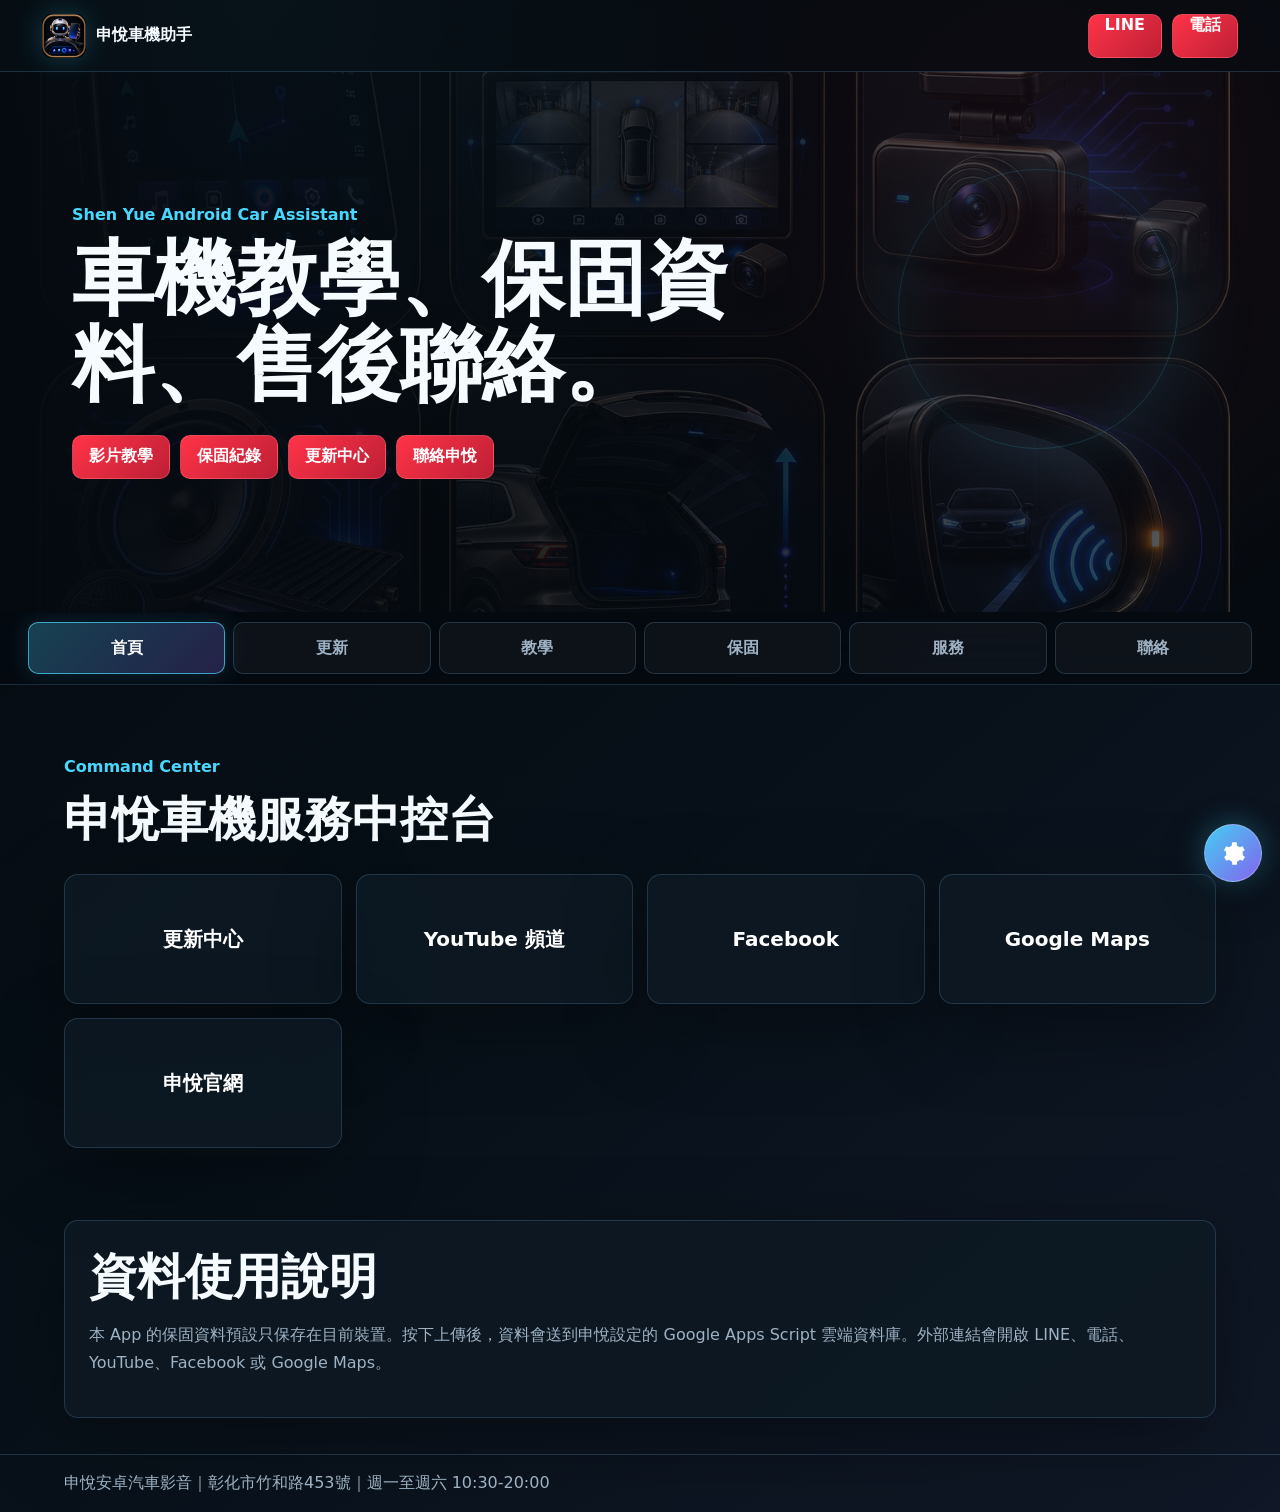
<file: index.html>
<!DOCTYPE html>
<html lang="zh-Hant">
<head>
  <meta charset="UTF-8">
  <meta name="viewport" content="width=device-width, initial-scale=1.0, viewport-fit=cover">
  <meta name="theme-color" content="#071018">
  <meta name="apple-mobile-web-app-title" content="申悅助手">
  <meta name="description" content="申悅車機助手，提供車載安卓機教學、保固紀錄、LINE聯絡、電話與導航到店。">
  <title>申悅助手</title>
  <link rel="manifest" href="manifest.webmanifest">
  <link rel="apple-touch-icon" href="assets/app-logo.png">
  <link rel="stylesheet" href="styles.css">
</head>
<body>
  <header class="app-header">
    <a class="brand" href="#home" aria-label="申悅車機助手">
      <span><img src="assets/app-logo.png" alt=""></span>
      <strong>申悅車機助手</strong>
    </a>
    <div class="header-actions">
      <a href="https://line.me/R/ti/p/7708LUNG" target="_blank" rel="noopener">LINE</a>
      <a href="tel:0970117708">電話</a>
      <button type="button" data-install hidden>安裝</button>
    </div>
  </header>

  <main>
    <section class="hero" id="home">
      <img src="assets/sy-product-icons.png" alt="申悅產品服務圖標">
      <div class="hero-glow"></div>
      <div class="hero-content">
        <p>Shen Yue Android Car Assistant</p>
        <h1 data-content="heroTitle">車機教學、保固資料、售後聯絡。</h1>
        <div class="hero-actions">
          <button type="button" data-tab-target="tutorials">影片教學</button>
          <button type="button" data-tab-target="warranty">保固紀錄</button>
          <button type="button" data-tab-target="updates">更新中心</button>
          <button type="button" data-tab-target="contact">聯絡申悅</button>
        </div>
      </div>
    </section>

    <nav class="tab-bar" aria-label="申悅助手分頁">
      <button type="button" class="active" data-tab-target="dashboard">首頁</button>
      <button type="button" data-tab-target="updates">更新</button>
      <button type="button" data-tab-target="tutorials">教學</button>
      <button type="button" data-tab-target="warranty">保固</button>
      <button type="button" data-tab-target="services">服務</button>
      <button type="button" data-tab-target="contact">聯絡</button>
    </nav>

    <section class="tab-panel active" id="dashboard" data-tab-panel>
      <div class="panel-head">
        <p>Command Center</p>
        <h2>申悅車機服務中控台</h2>
      </div>
      <div class="dashboard-grid">
        <a href="#updates" data-tab-target="updates">更新中心</a>
        <a href="https://www.youtube.com/@shenyue6916" target="_blank" rel="noopener">YouTube 頻道</a>
        <a href="https://www.facebook.com/cccc7708" target="_blank" rel="noopener">Facebook</a>
        <a href="https://maps.google.com" target="_blank" rel="noopener">Google Maps</a>
        <a href="https://www.shen-yue.com.tw/" target="_blank" rel="noopener">申悅官網</a>
      </div>
    </section>

    <section class="tab-panel" id="services" data-tab-panel>
      <div class="panel-head">
        <p>Services</p>
        <h2>申悅服務型錄</h2>
      </div>
      <div class="service-grid" data-service-grid></div>
    </section>

    <section class="tab-panel" id="tutorials" data-tab-panel>
      <div class="panel-head">
        <p>Guide</p>
        <h2>安卓機影片教學</h2>
      </div>
      <div class="video-tools">
        <input type="search" data-video-search placeholder="搜尋教學：CarPlay、藍芽、亮度、倒車、方向盤">
        <div class="video-filters" role="group" aria-label="影片分類">
          <button type="button" class="active" data-video-filter="all">全部</button>
          <button type="button" data-video-filter="介面">介面</button>
          <button type="button" data-video-filter="連線">連線</button>
          <button type="button" data-video-filter="導航">導航</button>
          <button type="button" data-video-filter="影音">影音</button>
          <button type="button" data-video-filter="設定">設定</button>
          <button type="button" data-video-filter="故障排除">故障排除</button>
        </div>
      </div>
      <div class="video-grid" data-video-grid></div>
    </section>

    <section class="tab-panel" id="warranty" data-tab-panel>
      <div class="panel-head warranty-head">
        <p>Warranty</p>
        <h2>保固資料登錄</h2>
        <span>依照申悅雲端捷徑格式填寫，可連同照片上傳到 Google Apps Script。</span>
      </div>
      <form class="record-form" data-record-form>
        <label>車主姓名<input name="owner" type="text" placeholder="王先生" autocomplete="name" required></label>
        <label>聯繫電話<input name="phone" type="tel" placeholder="09xx-xxx-xxx" autocomplete="tel" required></label>
        <label>車牌號碼<input name="plate" type="text" placeholder="ABC-1234"></label>
        <label>車款年份<input name="car" type="text" placeholder="Honda CRV 2020"></label>
        <label>安裝項目<input name="items" type="text" placeholder="安卓機、倒車顯影"></label>
        <label>主機規格
          <select name="model">
            <option>SY-Z13(8G256G)</option>
            <option>SY-X8(8G128G)</option>
            <option>SY-A8(4G32G)</option>
            <option>SY-B8(2G64G)</option>
            <option>SY-Z13B(8G256G環景)</option>
            <option>SY-X8V(8G128G環景)</option>
            <option>SY-A8V(4G32G環景)</option>
            <option>其他 / 需備註</option>
          </select>
        </label>
        <label>安裝日期<input name="installDate" type="date"></label>
        <label>保固到期日<input name="warrantyDate" type="date"></label>
        <label class="record-note">備註<textarea name="note" placeholder="補充說明、主機序號、保固範圍或特殊狀況"></textarea></label>
        <label class="record-note photo-field">保固照片<input name="photos" type="file" accept="image/*" multiple data-photo-input></label>
        <button type="submit">儲存本機紀錄</button>
        <button class="secondary-button" type="button" data-save-upload-warranty>儲存並直接上傳</button>
      </form>
      <div class="photo-preview" data-photo-preview><p>尚未選擇照片。</p></div>
      <article class="record-card" data-record-card>
        <h3>目前沒有儲存紀錄</h3>
        <p>輸入後會保存在目前裝置，可連同照片手動上傳到申悅雲端。</p>
      </article>
      <div class="cloud-actions">
        <button type="button" data-upload-warranty>上傳保固資料到雲端</button>
        <p data-cloud-status>已設定申悅雲端網址，可上傳保固資料。</p>
      </div>
    </section>

    <section class="tab-panel update-panel" id="updates" data-tab-panel>
      <div class="update-hero">
        <img src="assets/update-splash.png" alt="申悅更新中心啟動畫面">
        <div>
          <h2>申悅車機更新中心</h2>
          <span>已整合完整 APK 更新中心，可點擊每個 App 項目進入單獨頁面，查看介紹、版本與圖片後下載更新。</span>
        </div>
      </div>
      <div class="update-toolbar">
        <label hidden>雲端更新清單 JSON
          <input type="url" data-update-url value="https://raw.githubusercontent.com/SYLONG7708/update/main/updates.json">
        </label>
        <div class="update-actions">
          <button type="button" data-refresh-updates>重新整理</button>
          <a class="secondary-button" href="https://shen-yue-update-cloud.netlify.app/" target="_blank" rel="noopener">永久雲端一鍵上傳</a>
          <button class="secondary-button" type="button" data-open-install-permission>安裝權限</button>
        </div>
      </div>
      <div class="update-status" data-update-status>尚未讀取雲端清單。</div>
      <div class="update-device" data-update-device></div>
      <div class="update-catalog-head">
        <p>點選項目進入單獨頁面，可查看介紹、版本資訊與兩張圖片位置。</p>
      </div>
      <div class="update-list" data-update-list></div>
      <section class="update-detail-view" data-update-detail hidden></section>
    </section>

    <section class="tab-panel" id="admin" data-tab-panel>
      <div class="panel-head">
        <p>Admin</p>
        <h2>管理員設定</h2>
      </div>
      <div class="admin-lock" data-admin-lock>
        <label>管理 PIN<input type="password" data-admin-pin placeholder="預設 7708"></label>
        <button type="button" data-admin-login>進入管理模式</button>
        <p>管理模式可設定雲端網址、測試連線、匯出本機資料。</p>
      </div>
      <div class="admin-panel" data-admin-panel hidden>
        <form class="admin-form" data-admin-form>
          <label>Google Apps Script 雲端網址<input name="cloudEndpoint" type="url"></label>
          <label>遠端內容設定 JSON 網址<input name="contentConfigUrl" type="url" placeholder="https://shen-yue.com.tw/shen-yue-assistant-content.json"></label>
          <label>首頁標題<input name="heroTitle" type="text" placeholder="車機教學、保固資料、售後聯絡。"></label>
          <label>店家電話<input name="shopPhone" type="text" value="0970-117-708"></label>
          <label>LINE ID<input name="lineId" type="text" value="7708LUNG"></label>
          <button type="submit">儲存管理設定</button>
        </form>
        <div class="admin-tools">
          <button class="secondary-button" type="button" data-load-content>讀取遠端內容</button>
          <button class="secondary-button" type="button" data-test-cloud>測試雲端連線</button>
          <button class="secondary-button" type="button" data-export-data>匯出本機資料</button>
        </div>
        <pre class="admin-output" data-admin-output>管理模式尚未開啟。</pre>
      </div>
    </section>

    <section class="tab-panel" id="contact" data-tab-panel>
      <div class="panel-head">
        <p>Contact</p>
        <h2>聯絡申悅</h2>
      </div>
      <div class="contact-grid">
        <div>
          <p>傳車款年份、中控照片、想升級的功能，可更快取得建議。</p>
          <div class="contact-links">
            <a href="tel:0970117708">電話：0970-117-708</a>
            <a href="https://line.me/R/ti/p/@585eeefp" target="_blank" rel="noopener">LINE：@585eeefp</a>
            <a href="https://www.youtube.com/@shenyue6916" target="_blank" rel="noopener">YouTube 頻道</a>
            <a href="https://www.facebook.com/cccc7708" target="_blank" rel="noopener">Facebook 粉絲頁</a>
          </div>
        </div>
        <div class="qr-wrap">
          <figure><img src="assets/qr-line.png" alt="申悅 LINE QR Code"><figcaption>掃描 LINE</figcaption></figure>
          <figure><img src="assets/qr-phone.png" alt="申悅電話 QR Code"><figcaption>掃描撥號</figcaption></figure>
        </div>
      </div>
    </section>

    <section class="legal-section">
      <h2>資料使用說明</h2>
      <p>本 App 的保固資料預設只保存在目前裝置。按下上傳後，資料會送到申悅設定的 Google Apps Script 雲端資料庫。外部連結會開啟 LINE、電話、YouTube、Facebook 或 Google Maps。</p>
    </section>
  </main>

  <button class="admin-gear" type="button" data-admin-shortcut aria-label="管理設定">
    <svg viewBox="0 0 24 24" aria-hidden="true">
      <path d="M12 8.4A3.6 3.6 0 1 0 12 15.6 3.6 3.6 0 0 0 12 8.4Zm8.2 3.6c0-.5-.1-1-.2-1.5l2-1.5-2-3.5-2.4 1a8.6 8.6 0 0 0-2.5-1.5L14.8 2h-4l-.4 3a8.6 8.6 0 0 0-2.5 1.5l-2.4-1-2 3.5 2 1.5A7.3 7.3 0 0 0 5.4 12c0 .5.1 1 .2 1.5l-2 1.5 2 3.5 2.4-1a8.6 8.6 0 0 0 2.5 1.5l.4 3h4l.4-3a8.6 8.6 0 0 0 2.5-1.5l2.4 1 2-3.5-2-1.5c.1-.5.2-1 .2-1.5Z"/>
    </svg>
  </button>

  <footer class="app-footer">
    <p>申悅安卓汽車影音｜彰化市竹和路453號｜週一至週六 10:30-20:00</p>
  </footer>

  <script src="app.js"></script>
</body>
</html>
</file>
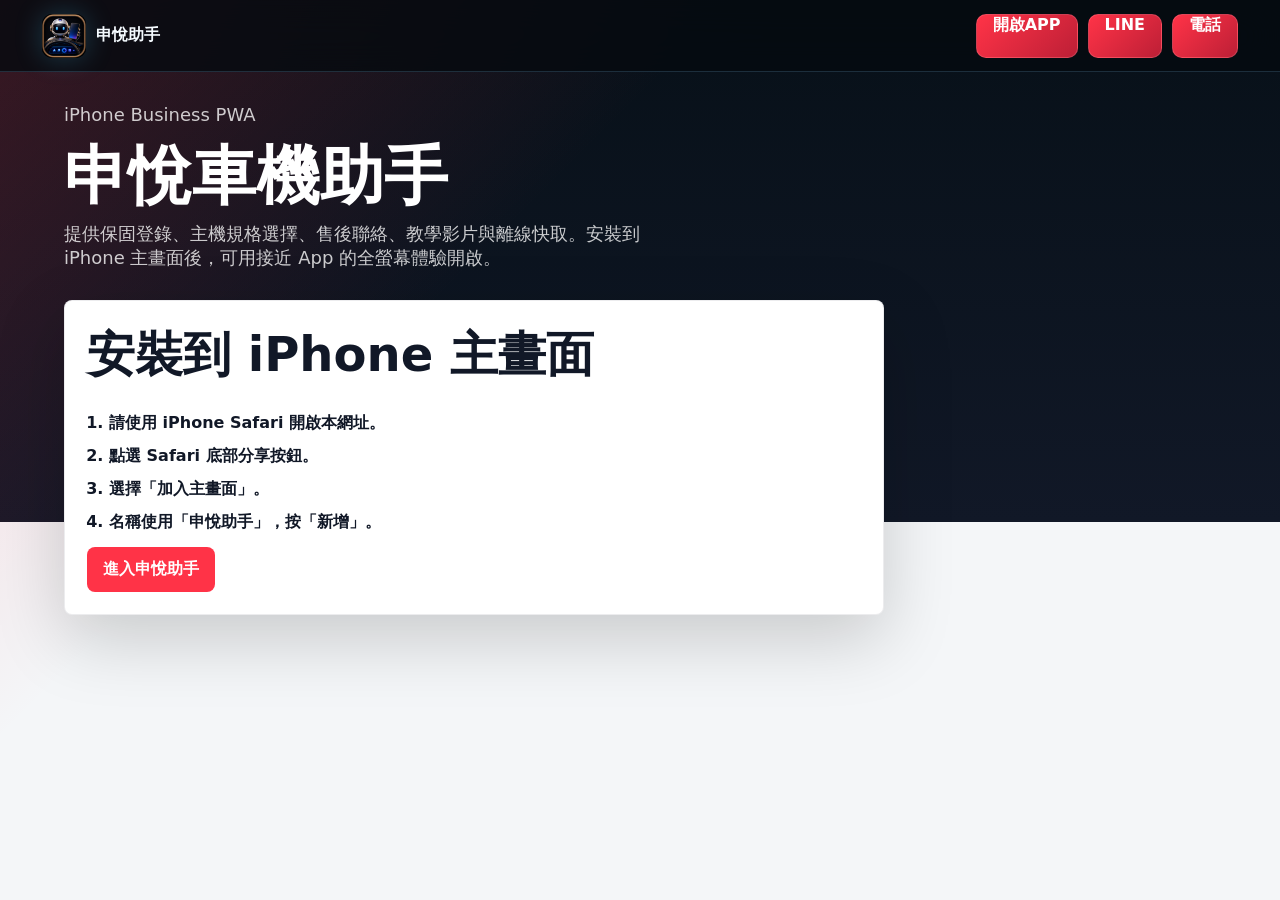
<file: install-ios.html>
<!DOCTYPE html>
<html lang="zh-Hant">
<head>
  <meta charset="UTF-8">
  <meta name="viewport" content="width=device-width, initial-scale=1.0, viewport-fit=cover">
  <meta name="theme-color" content="#071018">
  <meta name="apple-mobile-web-app-capable" content="yes">
  <meta name="apple-mobile-web-app-status-bar-style" content="black-translucent">
  <meta name="apple-mobile-web-app-title" content="申悅助手">
  <meta name="description" content="申悅車機助手 iPhone 商業版安裝說明。">
  <title>申悅助手 iPhone 安裝</title>
  <link rel="manifest" href="manifest.webmanifest">
  <link rel="apple-touch-icon" href="assets/app-logo.png">
  <link rel="stylesheet" href="styles.css">
</head>
<body class="ios-install-page">
  <header class="app-header">
    <a class="brand" href="index.html" aria-label="回到申悅車機助手">
      <span><img src="assets/app-logo.png" alt=""></span>
      <strong>申悅助手</strong>
    </a>
    <div class="header-actions">
      <a href="index.html">開啟APP</a>
      <a href="https://line.me/R/ti/p/7708LUNG" target="_blank" rel="noopener">LINE</a>
      <a href="tel:0970117708">電話</a>
    </div>
  </header>

  <main class="ios-install">
    <section class="ios-install-hero">
      <p>iPhone Business PWA</p>
      <h1>申悅車機助手</h1>
      <p>提供保固登錄、主機規格選擇、售後聯絡、教學影片與離線快取。安裝到 iPhone 主畫面後，可用接近 App 的全螢幕體驗開啟。</p>
    </section>

    <section class="ios-install-card">
      <h2>安裝到 iPhone 主畫面</h2>
      <ol>
        <li>請使用 iPhone Safari 開啟本網址。</li>
        <li>點選 Safari 底部分享按鈕。</li>
        <li>選擇「加入主畫面」。</li>
        <li>名稱使用「申悅助手」，按「新增」。</li>
      </ol>
      <a href="index.html">進入申悅助手</a>
    </section>
  </main>
</body>
</html>
</file>
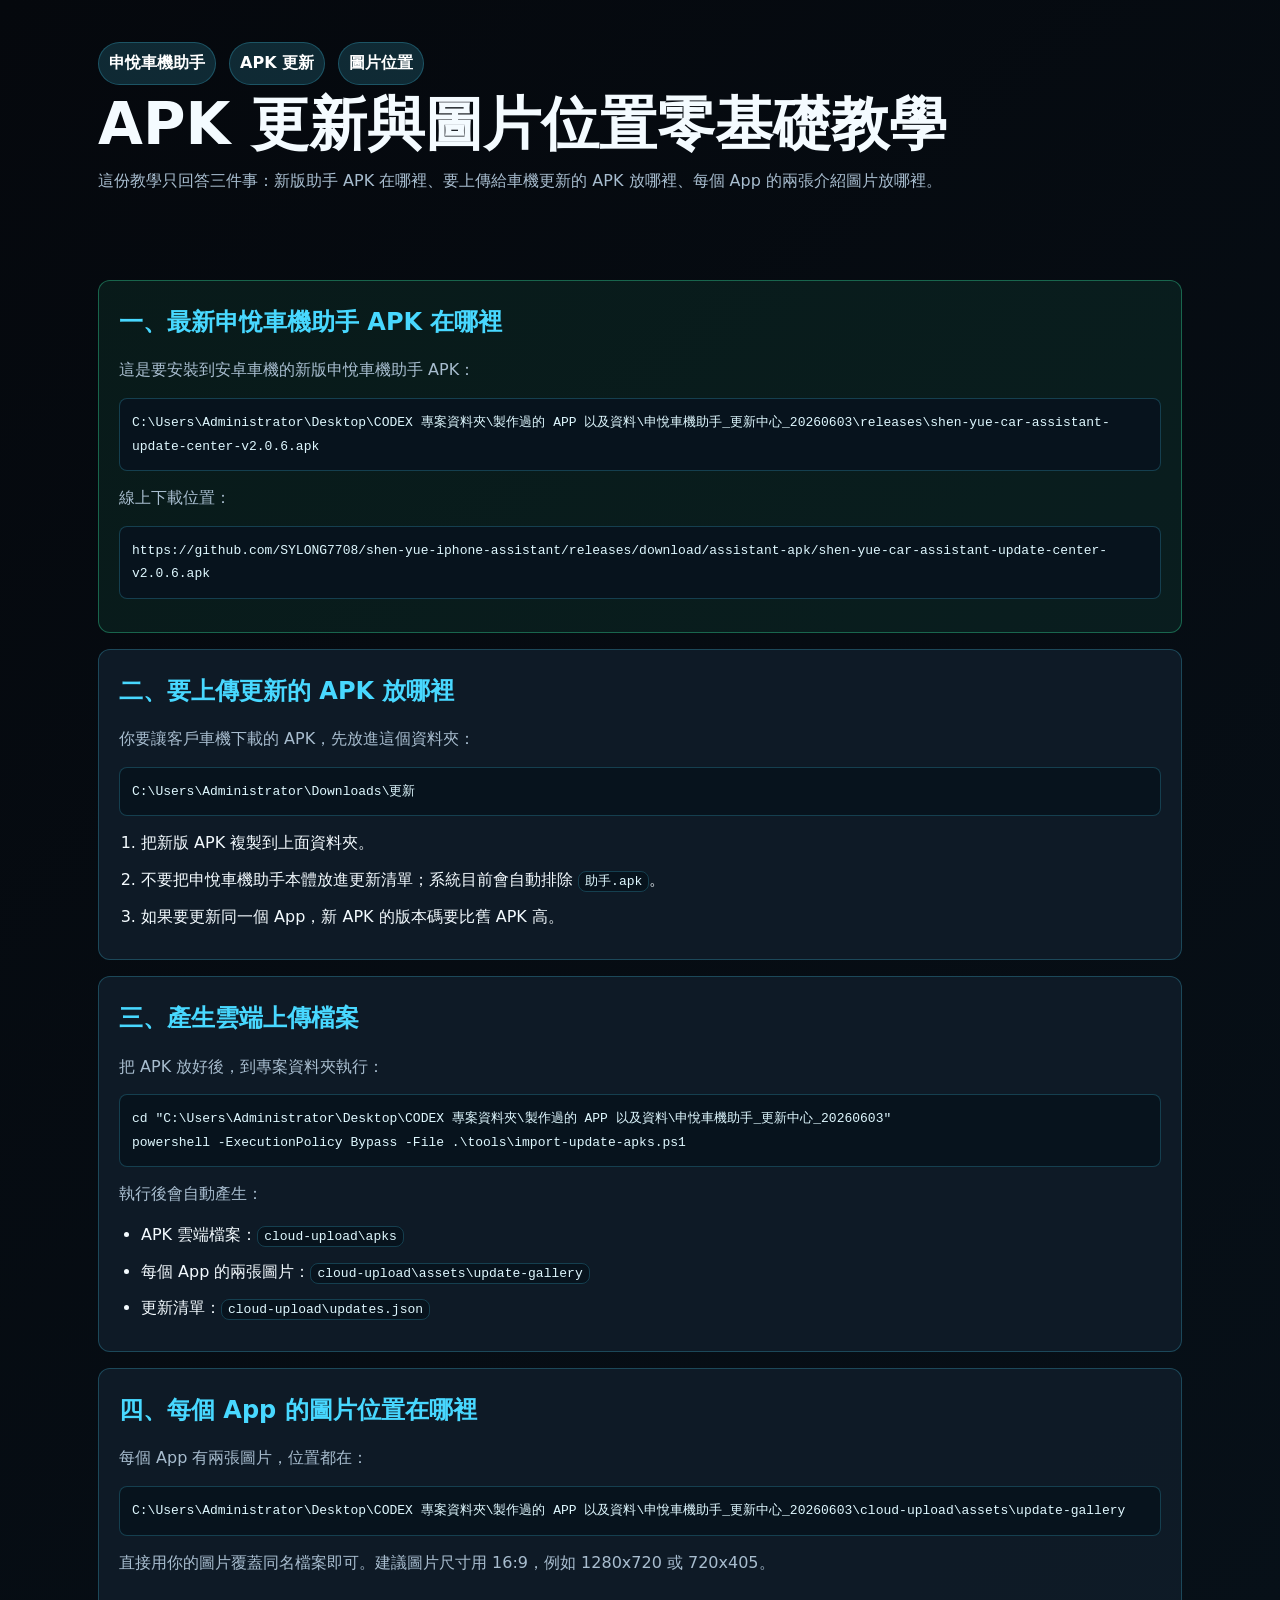
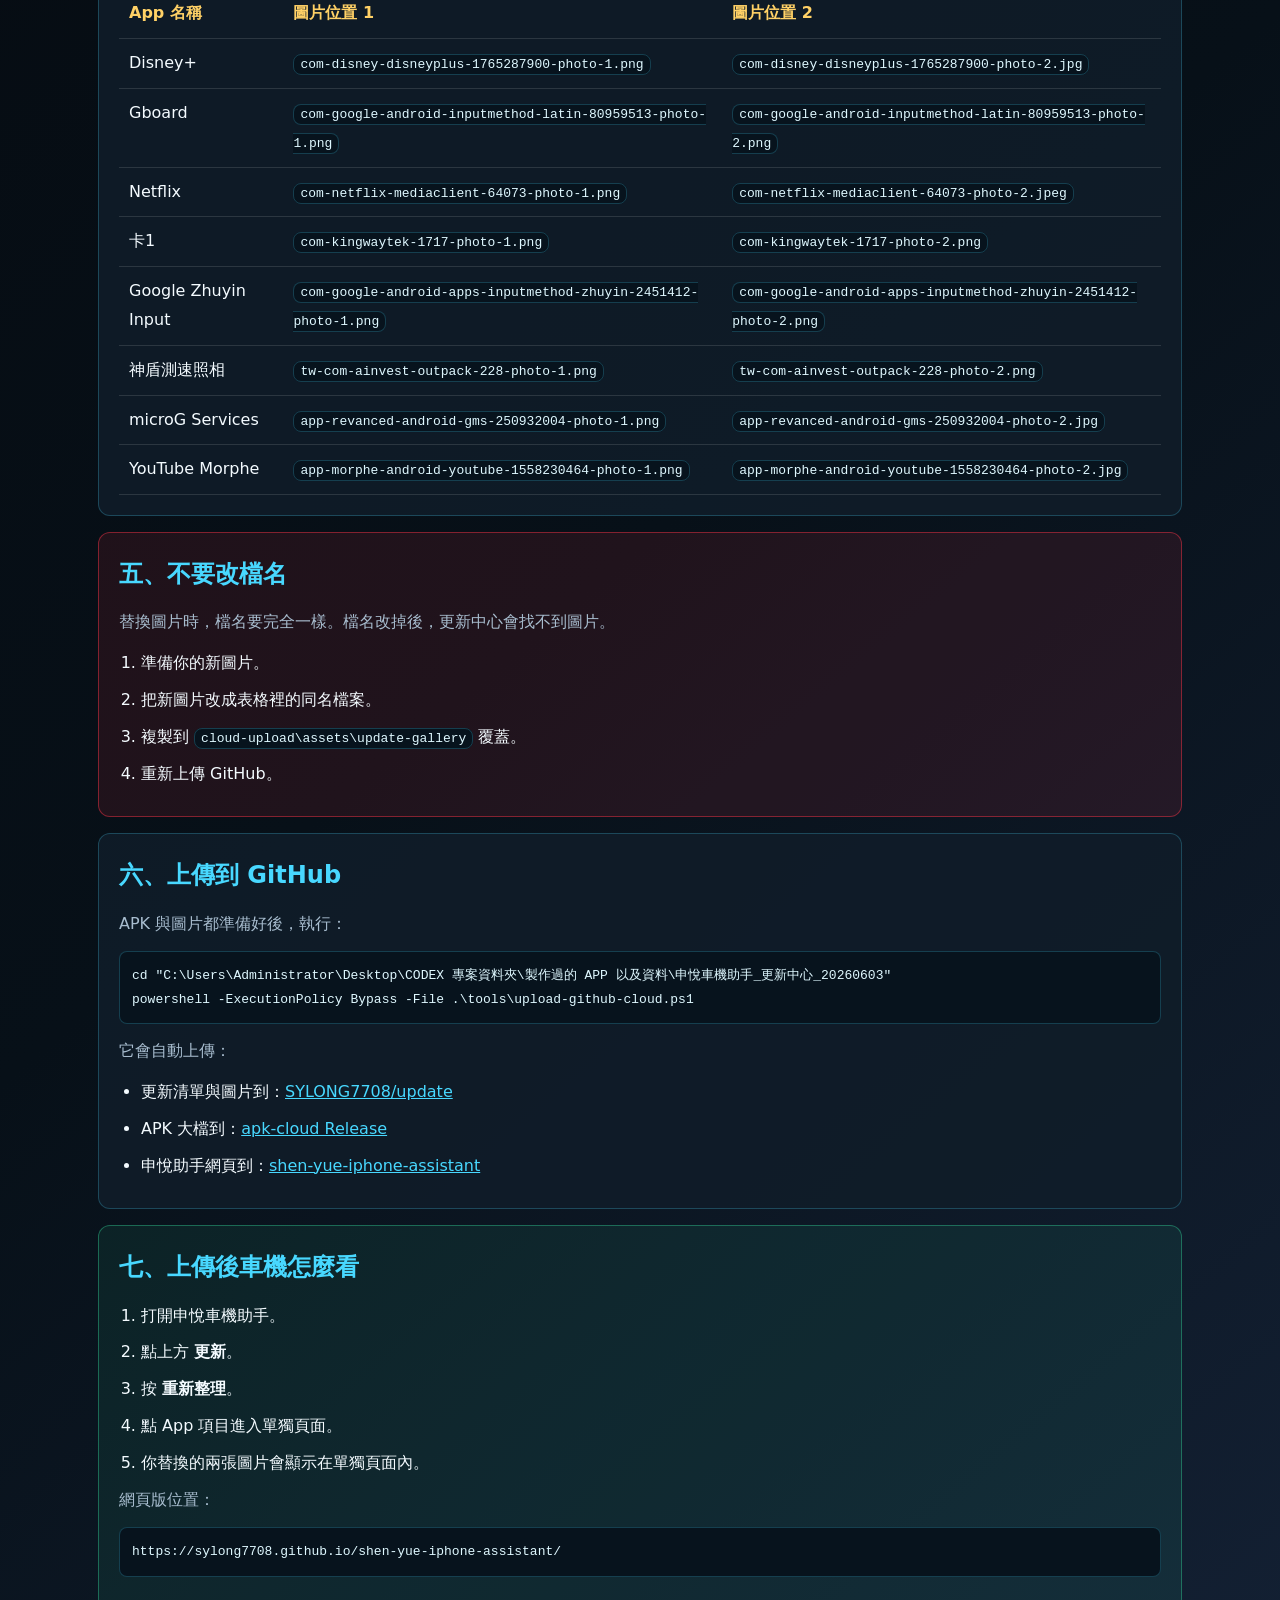
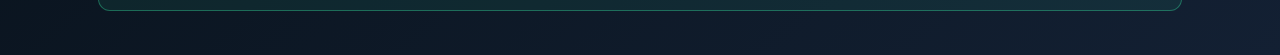
<file: docs/apk-update-image-guide.html>
<!DOCTYPE html>
<html lang="zh-Hant">
<head>
  <meta charset="UTF-8">
  <meta name="viewport" content="width=device-width, initial-scale=1.0">
  <title>申悅車機助手 APK 更新與圖片位置教學</title>
  <style>
    :root {
      --bg: #071018;
      --panel: #101d2a;
      --ink: #f4fbff;
      --muted: #a8bdcf;
      --line: rgba(72, 216, 255, .24);
      --cyan: #48d8ff;
      --red: #ff3347;
      --gold: #ffd166;
      --green: #35e7a4;
    }
    * { box-sizing: border-box; }
    body {
      margin: 0;
      color: var(--ink);
      background: linear-gradient(140deg, #05080d, var(--bg) 62%, #132033);
      font-family: system-ui, -apple-system, BlinkMacSystemFont, "Segoe UI", "Noto Sans TC", sans-serif;
      line-height: 1.8;
    }
    header, main { max-width: 1120px; margin: 0 auto; padding: 28px 18px; }
    header { padding-top: 42px; }
    h1 { margin: 0 0 12px; font-size: clamp(32px, 6vw, 58px); line-height: 1.08; }
    h2 { margin: 0 0 12px; color: var(--cyan); }
    h3 { margin: 16px 0 8px; }
    p { margin: 0 0 12px; color: var(--muted); }
    section {
      margin: 16px 0;
      padding: 20px;
      background: rgba(16, 29, 42, .88);
      border: 1px solid var(--line);
      border-radius: 12px;
    }
    .badge {
      display: inline-block;
      margin: 0 8px 8px 0;
      padding: 6px 10px;
      color: #fff;
      background: rgba(72, 216, 255, .16);
      border: 1px solid var(--line);
      border-radius: 999px;
      font-weight: 800;
    }
    .ok { border-color: rgba(53, 231, 164, .36); background: rgba(53, 231, 164, .08); }
    .warn { border-color: rgba(255, 51, 71, .45); background: rgba(255, 51, 71, .1); }
    ol, ul { margin: 0; padding-left: 22px; }
    li { margin: 8px 0; }
    code, pre {
      color: #dff8ff;
      background: #07131d;
      border: 1px solid rgba(72, 216, 255, .22);
      border-radius: 8px;
    }
    code { padding: 2px 6px; }
    pre { padding: 12px; overflow-x: auto; white-space: pre-wrap; }
    table { width: 100%; border-collapse: collapse; margin-top: 10px; }
    th, td { padding: 10px; border-bottom: 1px solid rgba(255,255,255,.12); text-align: left; vertical-align: top; }
    th { color: var(--gold); }
    a { color: var(--cyan); }
  </style>
</head>
<body>
  <header>
    <span class="badge">申悅車機助手</span>
    <span class="badge">APK 更新</span>
    <span class="badge">圖片位置</span>
    <h1>APK 更新與圖片位置零基礎教學</h1>
    <p>這份教學只回答三件事：新版助手 APK 在哪裡、要上傳給車機更新的 APK 放哪裡、每個 App 的兩張介紹圖片放哪裡。</p>
  </header>

  <main>
    <section class="ok">
      <h2>一、最新申悅車機助手 APK 在哪裡</h2>
      <p>這是要安裝到安卓車機的新版申悅車機助手 APK：</p>
      <pre>C:\Users\Administrator\Desktop\CODEX 專案資料夾\製作過的 APP 以及資料\申悅車機助手_更新中心_20260603\releases\shen-yue-car-assistant-update-center-v2.0.6.apk</pre>
      <p>線上下載位置：</p>
      <pre>https://github.com/SYLONG7708/shen-yue-iphone-assistant/releases/download/assistant-apk/shen-yue-car-assistant-update-center-v2.0.6.apk</pre>
    </section>

    <section>
      <h2>二、要上傳更新的 APK 放哪裡</h2>
      <p>你要讓客戶車機下載的 APK，先放進這個資料夾：</p>
      <pre>C:\Users\Administrator\Downloads\更新</pre>
      <ol>
        <li>把新版 APK 複製到上面資料夾。</li>
        <li>不要把申悅車機助手本體放進更新清單；系統目前會自動排除 <code>助手.apk</code>。</li>
        <li>如果要更新同一個 App，新 APK 的版本碼要比舊 APK 高。</li>
      </ol>
    </section>

    <section>
      <h2>三、產生雲端上傳檔案</h2>
      <p>把 APK 放好後，到專案資料夾執行：</p>
      <pre>cd "C:\Users\Administrator\Desktop\CODEX 專案資料夾\製作過的 APP 以及資料\申悅車機助手_更新中心_20260603"
powershell -ExecutionPolicy Bypass -File .\tools\import-update-apks.ps1</pre>
      <p>執行後會自動產生：</p>
      <ul>
        <li>APK 雲端檔案：<code>cloud-upload\apks</code></li>
        <li>每個 App 的兩張圖片：<code>cloud-upload\assets\update-gallery</code></li>
        <li>更新清單：<code>cloud-upload\updates.json</code></li>
      </ul>
    </section>

    <section>
      <h2>四、每個 App 的圖片位置在哪裡</h2>
      <p>每個 App 有兩張圖片，位置都在：</p>
      <pre>C:\Users\Administrator\Desktop\CODEX 專案資料夾\製作過的 APP 以及資料\申悅車機助手_更新中心_20260603\cloud-upload\assets\update-gallery</pre>
      <p>直接用你的圖片覆蓋同名檔案即可。建議圖片尺寸用 16:9，例如 1280x720 或 720x405。</p>
      <table>
        <thead>
          <tr>
            <th>App 名稱</th>
            <th>圖片位置 1</th>
            <th>圖片位置 2</th>
          </tr>
        </thead>
        <tbody>
          <tr><td>Disney+</td><td><code>com-disney-disneyplus-1765287900-photo-1.png</code></td><td><code>com-disney-disneyplus-1765287900-photo-2.jpg</code></td></tr>
          <tr><td>Gboard</td><td><code>com-google-android-inputmethod-latin-80959513-photo-1.png</code></td><td><code>com-google-android-inputmethod-latin-80959513-photo-2.png</code></td></tr>
          <tr><td>Netflix</td><td><code>com-netflix-mediaclient-64073-photo-1.png</code></td><td><code>com-netflix-mediaclient-64073-photo-2.jpeg</code></td></tr>
          <tr><td>卡1</td><td><code>com-kingwaytek-1717-photo-1.png</code></td><td><code>com-kingwaytek-1717-photo-2.png</code></td></tr>
          <tr><td>Google Zhuyin Input</td><td><code>com-google-android-apps-inputmethod-zhuyin-2451412-photo-1.png</code></td><td><code>com-google-android-apps-inputmethod-zhuyin-2451412-photo-2.png</code></td></tr>
          <tr><td>神盾測速照相</td><td><code>tw-com-ainvest-outpack-228-photo-1.png</code></td><td><code>tw-com-ainvest-outpack-228-photo-2.png</code></td></tr>
          <tr><td>microG Services</td><td><code>app-revanced-android-gms-250932004-photo-1.png</code></td><td><code>app-revanced-android-gms-250932004-photo-2.jpg</code></td></tr>
          <tr><td>YouTube Morphe</td><td><code>app-morphe-android-youtube-1558230464-photo-1.png</code></td><td><code>app-morphe-android-youtube-1558230464-photo-2.jpg</code></td></tr>
        </tbody>
      </table>
    </section>

    <section class="warn">
      <h2>五、不要改檔名</h2>
      <p>替換圖片時，檔名要完全一樣。檔名改掉後，更新中心會找不到圖片。</p>
      <ol>
        <li>準備你的新圖片。</li>
        <li>把新圖片改成表格裡的同名檔案。</li>
        <li>複製到 <code>cloud-upload\assets\update-gallery</code> 覆蓋。</li>
        <li>重新上傳 GitHub。</li>
      </ol>
    </section>

    <section>
      <h2>六、上傳到 GitHub</h2>
      <p>APK 與圖片都準備好後，執行：</p>
      <pre>cd "C:\Users\Administrator\Desktop\CODEX 專案資料夾\製作過的 APP 以及資料\申悅車機助手_更新中心_20260603"
powershell -ExecutionPolicy Bypass -File .\tools\upload-github-cloud.ps1</pre>
      <p>它會自動上傳：</p>
      <ul>
        <li>更新清單與圖片到：<a href="https://github.com/SYLONG7708/update">SYLONG7708/update</a></li>
        <li>APK 大檔到：<a href="https://github.com/SYLONG7708/update/releases/tag/apk-cloud">apk-cloud Release</a></li>
        <li>申悅助手網頁到：<a href="https://github.com/SYLONG7708/shen-yue-iphone-assistant">shen-yue-iphone-assistant</a></li>
      </ul>
    </section>

    <section class="ok">
      <h2>七、上傳後車機怎麼看</h2>
      <ol>
        <li>打開申悅車機助手。</li>
        <li>點上方 <strong>更新</strong>。</li>
        <li>按 <strong>重新整理</strong>。</li>
        <li>點 App 項目進入單獨頁面。</li>
        <li>你替換的兩張圖片會顯示在單獨頁面內。</li>
      </ol>
      <p>網頁版位置：</p>
      <pre>https://sylong7708.github.io/shen-yue-iphone-assistant/</pre>
    </section>
  </main>
</body>
</html>
</file>
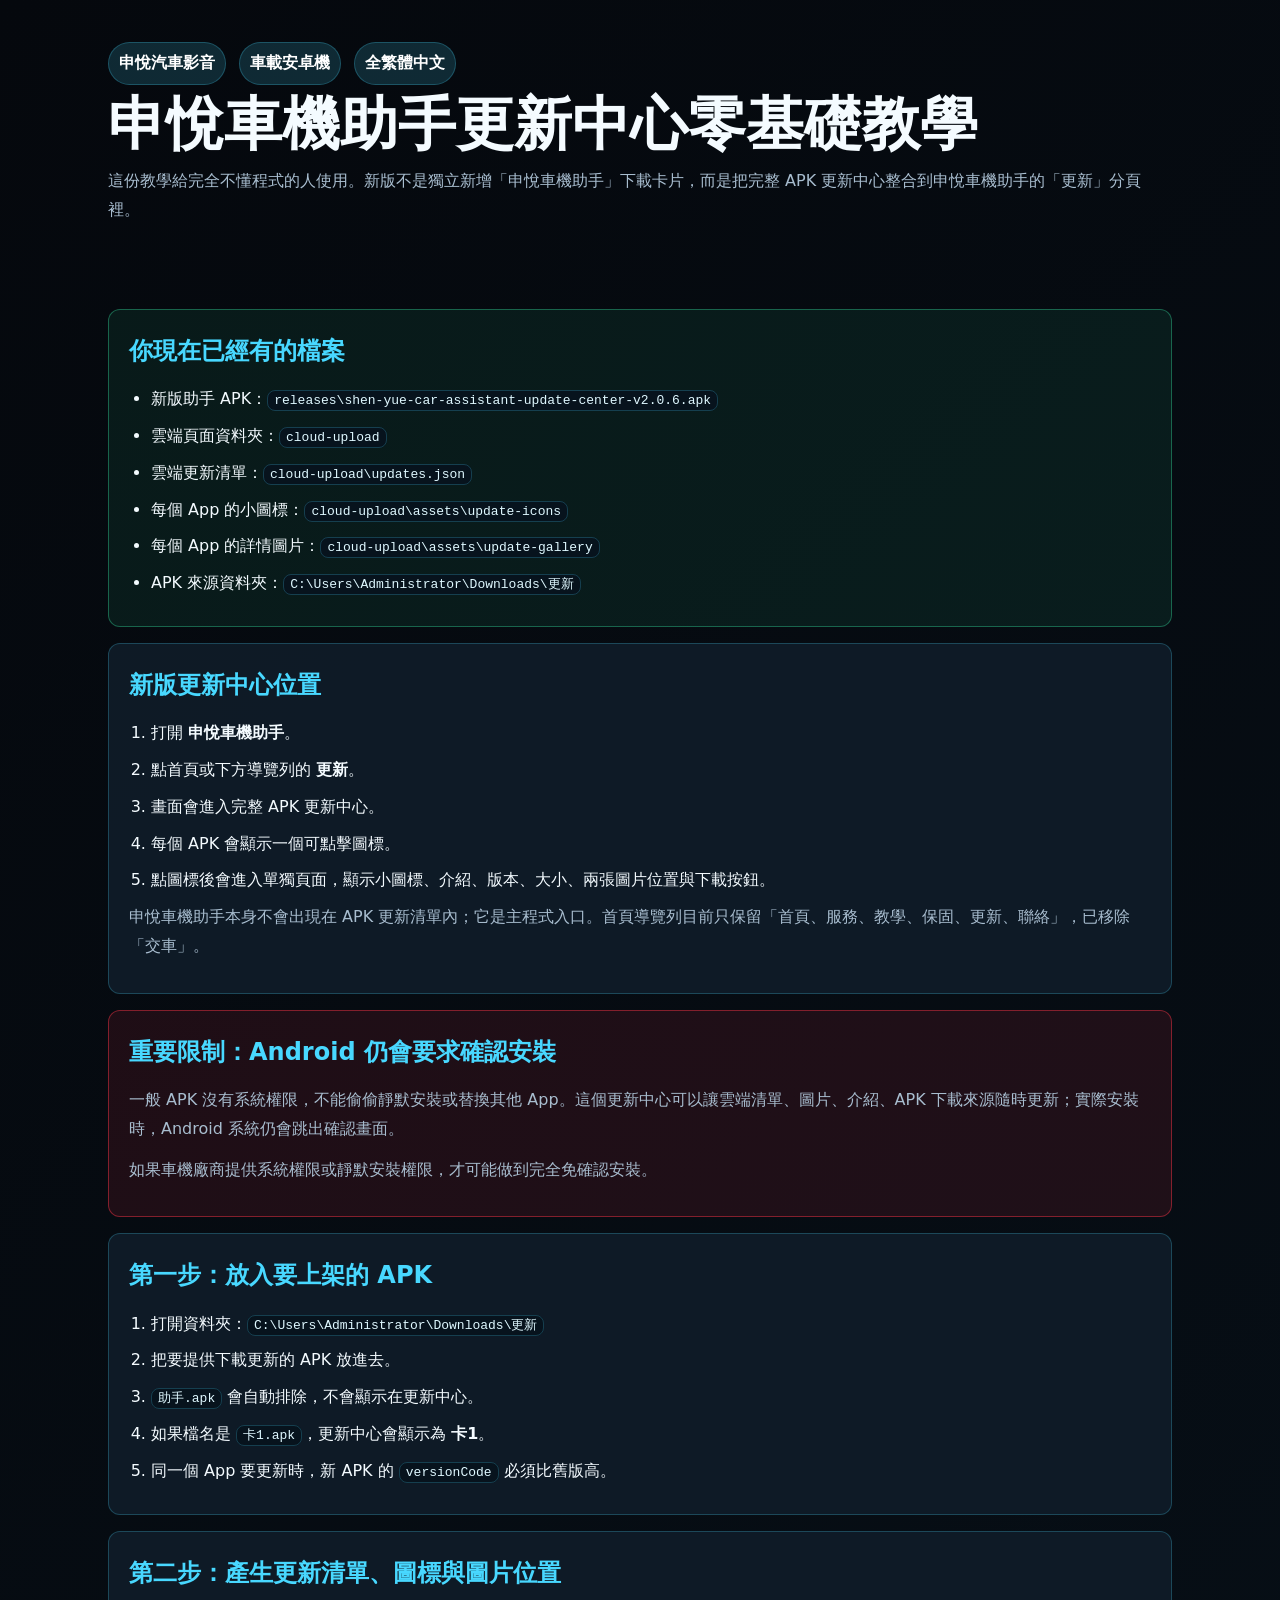
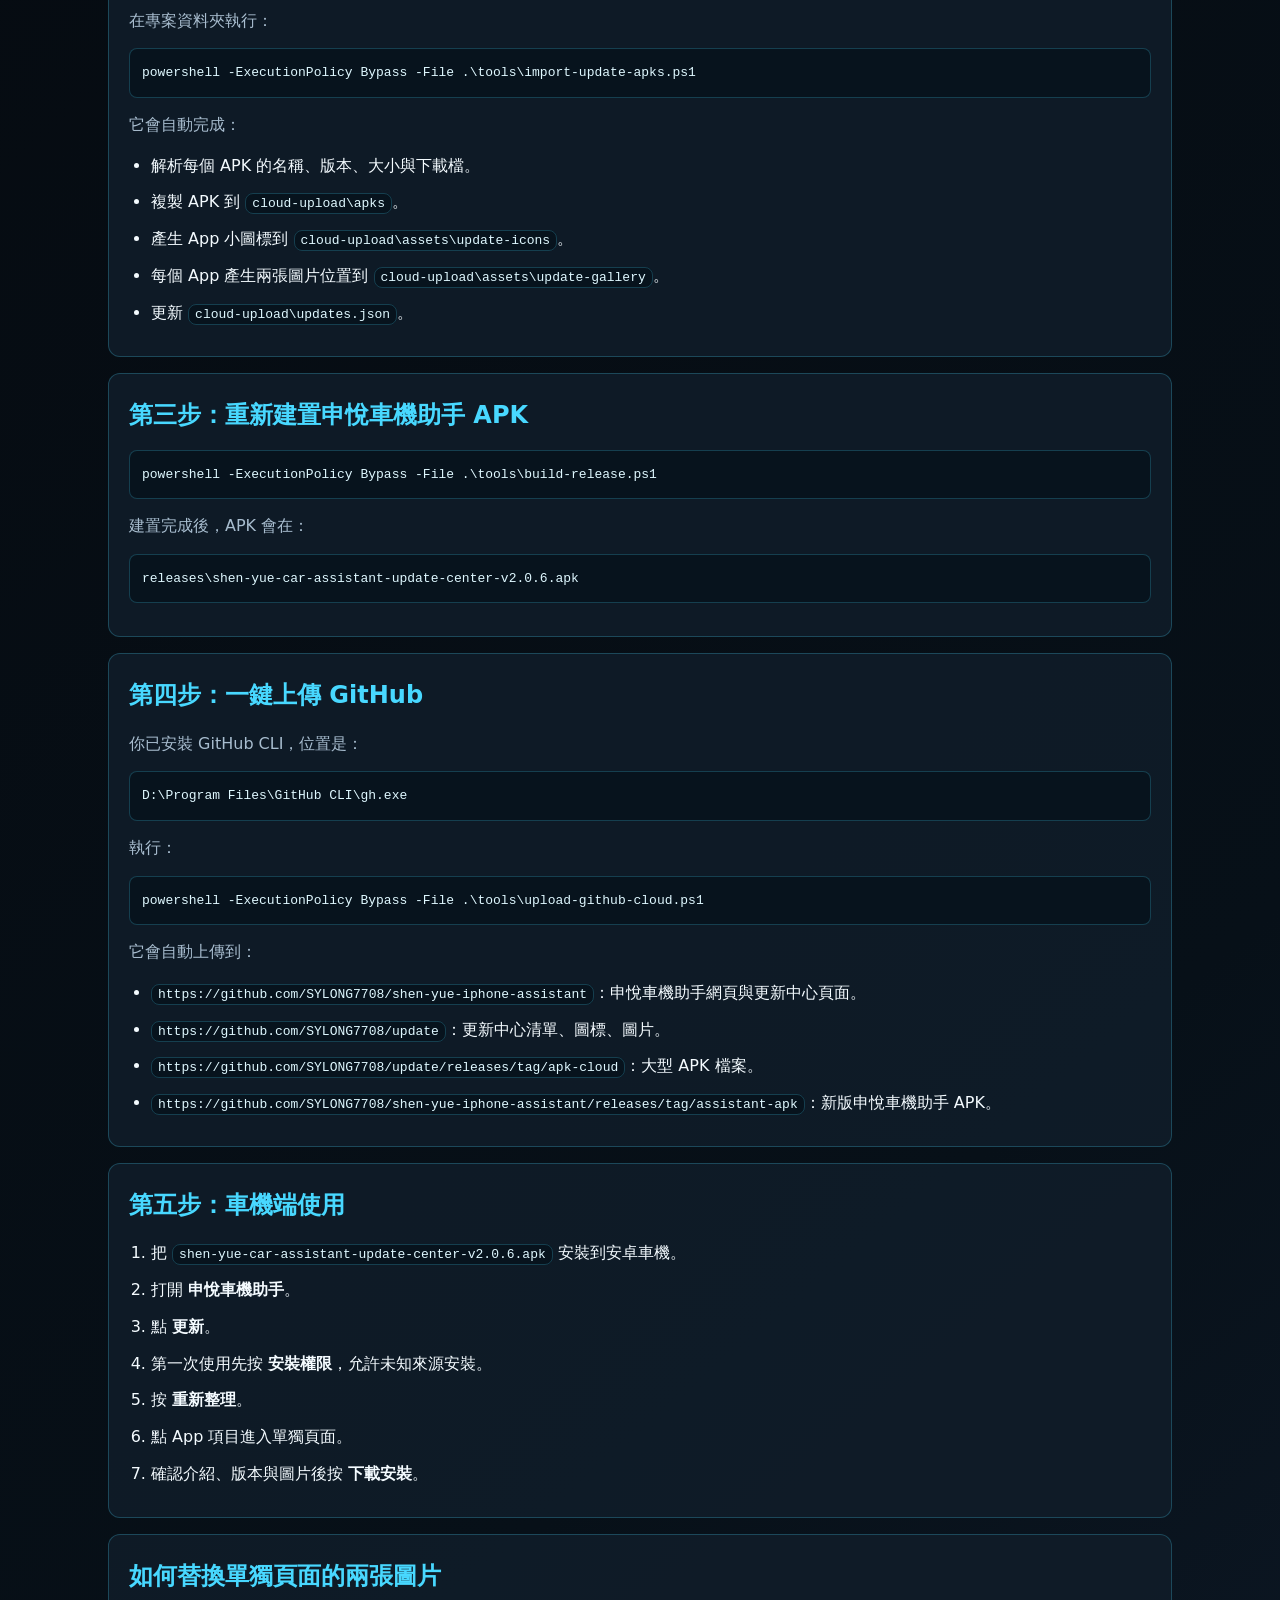
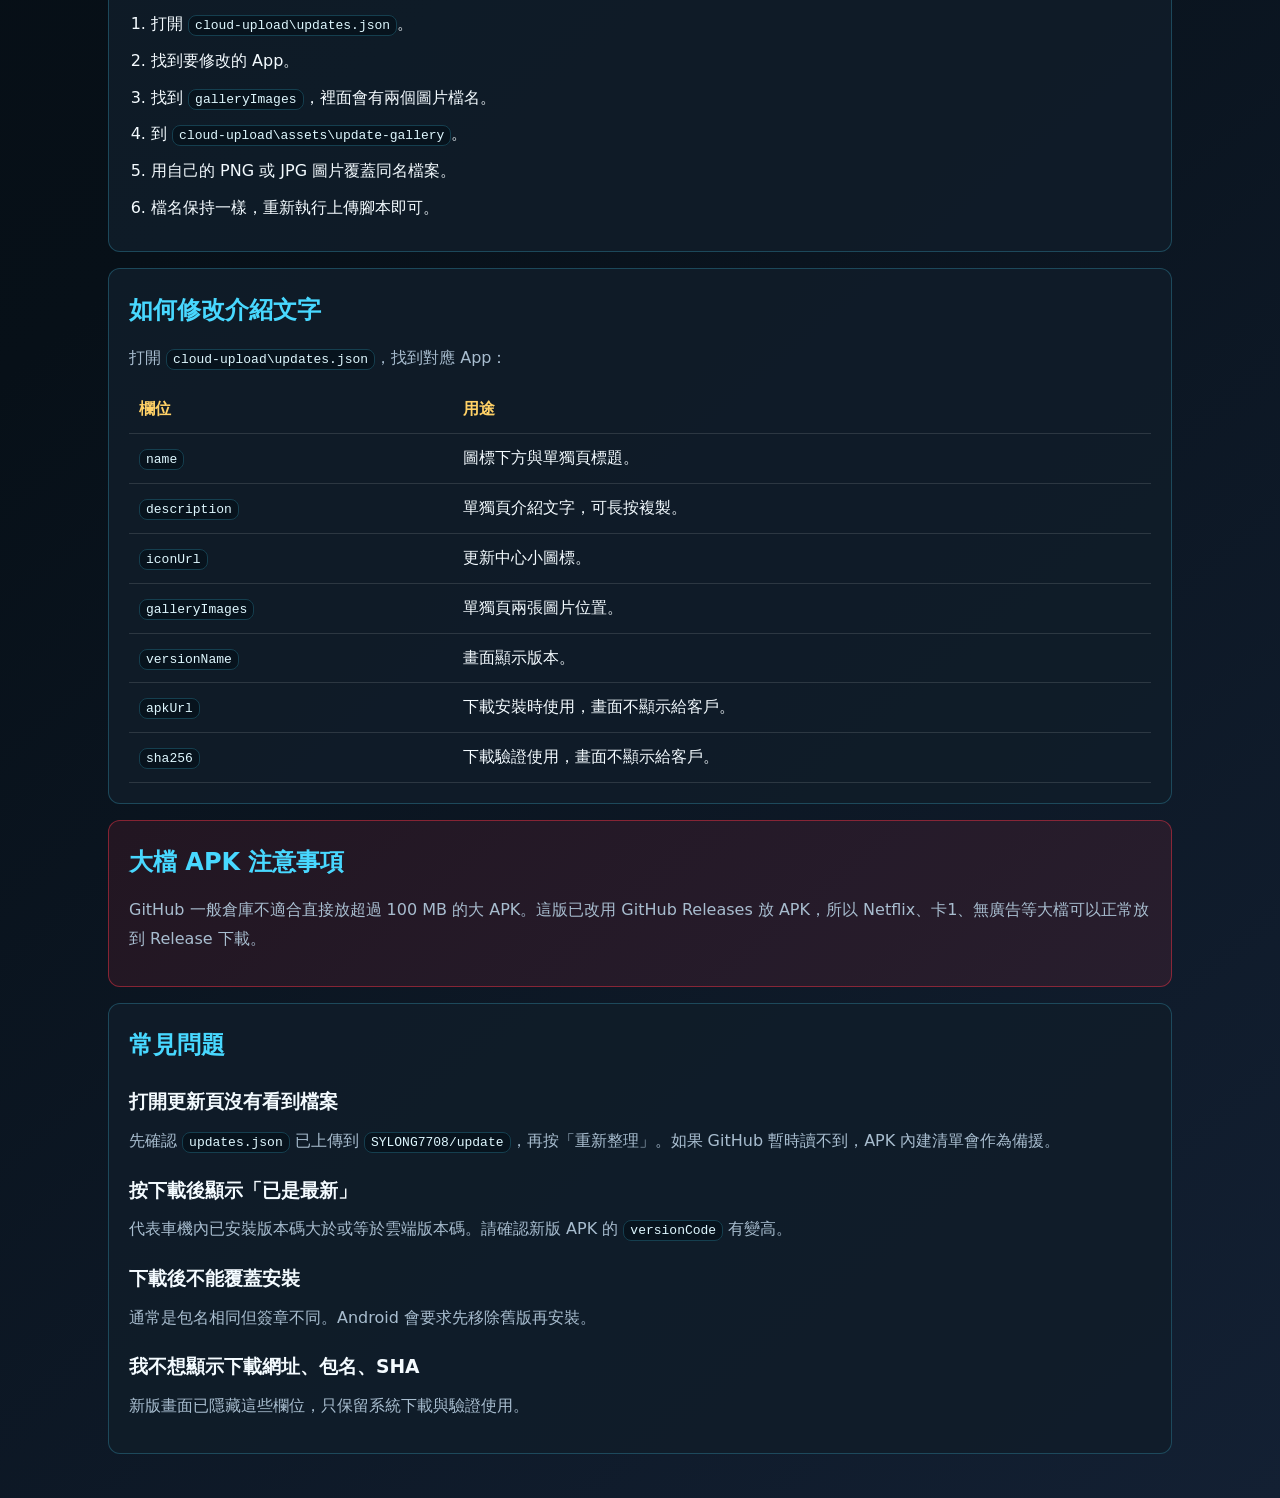
<file: docs/shen-yue-update-center-guide.html>
<!DOCTYPE html>
<html lang="zh-Hant">
<head>
  <meta charset="UTF-8">
  <meta name="viewport" content="width=device-width, initial-scale=1.0">
  <title>申悅車機助手更新中心零基礎教學</title>
  <style>
    :root {
      --bg: #071018;
      --panel: #101d2a;
      --ink: #f4fbff;
      --muted: #a8bdcf;
      --line: rgba(72, 216, 255, .24);
      --cyan: #48d8ff;
      --red: #ff3347;
      --gold: #ffd166;
    }
    * { box-sizing: border-box; }
    body {
      margin: 0;
      color: var(--ink);
      background: linear-gradient(140deg, #05080d, var(--bg) 62%, #132033);
      font-family: system-ui, -apple-system, BlinkMacSystemFont, "Segoe UI", "Noto Sans TC", sans-serif;
      line-height: 1.8;
    }
    header, main { max-width: 1100px; margin: 0 auto; padding: 28px 18px; }
    header { padding-top: 42px; }
    h1 { margin: 0 0 12px; font-size: clamp(32px, 6vw, 58px); line-height: 1.08; }
    h2 { margin: 0 0 12px; color: var(--cyan); }
    h3 { margin: 18px 0 8px; }
    p { margin: 0 0 12px; color: var(--muted); }
    section {
      margin: 16px 0;
      padding: 20px;
      background: rgba(16, 29, 42, .88);
      border: 1px solid var(--line);
      border-radius: 12px;
    }
    .badge {
      display: inline-block;
      margin: 0 8px 8px 0;
      padding: 6px 10px;
      color: #fff;
      background: rgba(72, 216, 255, .16);
      border: 1px solid var(--line);
      border-radius: 999px;
      font-weight: 800;
    }
    .warn { border-color: rgba(255, 51, 71, .45); background: rgba(255, 51, 71, .1); }
    .ok { border-color: rgba(53, 231, 164, .36); background: rgba(53, 231, 164, .08); }
    ol, ul { margin: 0; padding-left: 22px; }
    li { margin: 8px 0; }
    code, pre {
      color: #dff8ff;
      background: #07131d;
      border: 1px solid rgba(72, 216, 255, .22);
      border-radius: 8px;
    }
    code { padding: 2px 6px; }
    pre { padding: 12px; overflow-x: auto; }
    a { color: var(--cyan); }
    table { width: 100%; border-collapse: collapse; margin-top: 10px; }
    th, td { padding: 10px; border-bottom: 1px solid rgba(255,255,255,.12); text-align: left; vertical-align: top; }
    th { color: var(--gold); }
  </style>
</head>
<body>
  <header>
    <span class="badge">申悅汽車影音</span>
    <span class="badge">車載安卓機</span>
    <span class="badge">全繁體中文</span>
    <h1>申悅車機助手更新中心零基礎教學</h1>
    <p>這份教學給完全不懂程式的人使用。新版不是獨立新增「申悅車機助手」下載卡片，而是把完整 APK 更新中心整合到申悅車機助手的「更新」分頁裡。</p>
  </header>

  <main>
    <section class="ok">
      <h2>你現在已經有的檔案</h2>
      <ul>
        <li>新版助手 APK：<code>releases\shen-yue-car-assistant-update-center-v2.0.6.apk</code></li>
        <li>雲端頁面資料夾：<code>cloud-upload</code></li>
        <li>雲端更新清單：<code>cloud-upload\updates.json</code></li>
        <li>每個 App 的小圖標：<code>cloud-upload\assets\update-icons</code></li>
        <li>每個 App 的詳情圖片：<code>cloud-upload\assets\update-gallery</code></li>
        <li>APK 來源資料夾：<code>C:\Users\Administrator\Downloads\更新</code></li>
      </ul>
    </section>

    <section>
      <h2>新版更新中心位置</h2>
      <ol>
        <li>打開 <strong>申悅車機助手</strong>。</li>
        <li>點首頁或下方導覽列的 <strong>更新</strong>。</li>
        <li>畫面會進入完整 APK 更新中心。</li>
        <li>每個 APK 會顯示一個可點擊圖標。</li>
        <li>點圖標後會進入單獨頁面，顯示小圖標、介紹、版本、大小、兩張圖片位置與下載按鈕。</li>
      </ol>
      <p>申悅車機助手本身不會出現在 APK 更新清單內；它是主程式入口。首頁導覽列目前只保留「首頁、服務、教學、保固、更新、聯絡」，已移除「交車」。</p>
    </section>

    <section class="warn">
      <h2>重要限制：Android 仍會要求確認安裝</h2>
      <p>一般 APK 沒有系統權限，不能偷偷靜默安裝或替換其他 App。這個更新中心可以讓雲端清單、圖片、介紹、APK 下載來源隨時更新；實際安裝時，Android 系統仍會跳出確認畫面。</p>
      <p>如果車機廠商提供系統權限或靜默安裝權限，才可能做到完全免確認安裝。</p>
    </section>

    <section>
      <h2>第一步：放入要上架的 APK</h2>
      <ol>
        <li>打開資料夾：<code>C:\Users\Administrator\Downloads\更新</code></li>
        <li>把要提供下載更新的 APK 放進去。</li>
        <li><code>助手.apk</code> 會自動排除，不會顯示在更新中心。</li>
        <li>如果檔名是 <code>卡1.apk</code>，更新中心會顯示為 <strong>卡1</strong>。</li>
        <li>同一個 App 要更新時，新 APK 的 <code>versionCode</code> 必須比舊版高。</li>
      </ol>
    </section>

    <section>
      <h2>第二步：產生更新清單、圖標與圖片位置</h2>
      <p>在專案資料夾執行：</p>
      <pre>powershell -ExecutionPolicy Bypass -File .\tools\import-update-apks.ps1</pre>
      <p>它會自動完成：</p>
      <ul>
        <li>解析每個 APK 的名稱、版本、大小與下載檔。</li>
        <li>複製 APK 到 <code>cloud-upload\apks</code>。</li>
        <li>產生 App 小圖標到 <code>cloud-upload\assets\update-icons</code>。</li>
        <li>每個 App 產生兩張圖片位置到 <code>cloud-upload\assets\update-gallery</code>。</li>
        <li>更新 <code>cloud-upload\updates.json</code>。</li>
      </ul>
    </section>

    <section>
      <h2>第三步：重新建置申悅車機助手 APK</h2>
      <pre>powershell -ExecutionPolicy Bypass -File .\tools\build-release.ps1</pre>
      <p>建置完成後，APK 會在：</p>
      <pre>releases\shen-yue-car-assistant-update-center-v2.0.6.apk</pre>
    </section>

    <section>
      <h2>第四步：一鍵上傳 GitHub</h2>
      <p>你已安裝 GitHub CLI，位置是：</p>
      <pre>D:\Program Files\GitHub CLI\gh.exe</pre>
      <p>執行：</p>
      <pre>powershell -ExecutionPolicy Bypass -File .\tools\upload-github-cloud.ps1</pre>
      <p>它會自動上傳到：</p>
      <ul>
        <li><code>https://github.com/SYLONG7708/shen-yue-iphone-assistant</code>：申悅車機助手網頁與更新中心頁面。</li>
        <li><code>https://github.com/SYLONG7708/update</code>：更新中心清單、圖標、圖片。</li>
        <li><code>https://github.com/SYLONG7708/update/releases/tag/apk-cloud</code>：大型 APK 檔案。</li>
        <li><code>https://github.com/SYLONG7708/shen-yue-iphone-assistant/releases/tag/assistant-apk</code>：新版申悅車機助手 APK。</li>
      </ul>
    </section>

    <section>
      <h2>第五步：車機端使用</h2>
      <ol>
        <li>把 <code>shen-yue-car-assistant-update-center-v2.0.6.apk</code> 安裝到安卓車機。</li>
        <li>打開 <strong>申悅車機助手</strong>。</li>
        <li>點 <strong>更新</strong>。</li>
        <li>第一次使用先按 <strong>安裝權限</strong>，允許未知來源安裝。</li>
        <li>按 <strong>重新整理</strong>。</li>
        <li>點 App 項目進入單獨頁面。</li>
        <li>確認介紹、版本與圖片後按 <strong>下載安裝</strong>。</li>
      </ol>
    </section>

    <section>
      <h2>如何替換單獨頁面的兩張圖片</h2>
      <ol>
        <li>打開 <code>cloud-upload\updates.json</code>。</li>
        <li>找到要修改的 App。</li>
        <li>找到 <code>galleryImages</code>，裡面會有兩個圖片檔名。</li>
        <li>到 <code>cloud-upload\assets\update-gallery</code>。</li>
        <li>用自己的 PNG 或 JPG 圖片覆蓋同名檔案。</li>
        <li>檔名保持一樣，重新執行上傳腳本即可。</li>
      </ol>
    </section>

    <section>
      <h2>如何修改介紹文字</h2>
      <p>打開 <code>cloud-upload\updates.json</code>，找到對應 App：</p>
      <table>
        <thead><tr><th>欄位</th><th>用途</th></tr></thead>
        <tbody>
          <tr><td><code>name</code></td><td>圖標下方與單獨頁標題。</td></tr>
          <tr><td><code>description</code></td><td>單獨頁介紹文字，可長按複製。</td></tr>
          <tr><td><code>iconUrl</code></td><td>更新中心小圖標。</td></tr>
          <tr><td><code>galleryImages</code></td><td>單獨頁兩張圖片位置。</td></tr>
          <tr><td><code>versionName</code></td><td>畫面顯示版本。</td></tr>
          <tr><td><code>apkUrl</code></td><td>下載安裝時使用，畫面不顯示給客戶。</td></tr>
          <tr><td><code>sha256</code></td><td>下載驗證使用，畫面不顯示給客戶。</td></tr>
        </tbody>
      </table>
    </section>

    <section class="warn">
      <h2>大檔 APK 注意事項</h2>
      <p>GitHub 一般倉庫不適合直接放超過 100 MB 的大 APK。這版已改用 GitHub Releases 放 APK，所以 Netflix、卡1、無廣告等大檔可以正常放到 Release 下載。</p>
    </section>

    <section>
      <h2>常見問題</h2>
      <h3>打開更新頁沒有看到檔案</h3>
      <p>先確認 <code>updates.json</code> 已上傳到 <code>SYLONG7708/update</code>，再按「重新整理」。如果 GitHub 暫時讀不到，APK 內建清單會作為備援。</p>
      <h3>按下載後顯示「已是最新」</h3>
      <p>代表車機內已安裝版本碼大於或等於雲端版本碼。請確認新版 APK 的 <code>versionCode</code> 有變高。</p>
      <h3>下載後不能覆蓋安裝</h3>
      <p>通常是包名相同但簽章不同。Android 會要求先移除舊版再安裝。</p>
      <h3>我不想顯示下載網址、包名、SHA</h3>
      <p>新版畫面已隱藏這些欄位，只保留系統下載與驗證使用。</p>
    </section>
  </main>
</body>
</html>
</file>
<file: styles.css>
:root {
  --bg: #071018;
  --panel: rgba(13, 25, 36, 0.86);
  --panel-solid: #0d1924;
  --ink: #f5fbff;
  --muted: #9fb2c3;
  --line: rgba(133, 206, 255, 0.18);
  --cyan: #48d8ff;
  --red: #ff3347;
  --violet: #8e6bff;
  --green: #35e7a4;
  --gold: #ffd166;
  --shadow: 0 24px 80px rgba(0, 0, 0, 0.35);
}

* {
  box-sizing: border-box;
}

html {
  scroll-behavior: smooth;
}

body {
  margin: 0;
  min-height: 100vh;
  min-height: 100dvh;
  color: var(--ink);
  background:
    radial-gradient(circle at 20% 0%, rgba(72, 216, 255, 0.22), transparent 30%),
    radial-gradient(circle at 80% 12%, rgba(255, 51, 71, 0.18), transparent 28%),
    linear-gradient(140deg, #05080d, #071018 52%, #101827);
  font-family: system-ui, -apple-system, BlinkMacSystemFont, "Segoe UI", "Noto Sans TC", sans-serif;
}

body.ios-install-page {
  background:
    linear-gradient(135deg, rgba(255, 51, 71, 0.2), transparent 34%),
    linear-gradient(180deg, #071018 0%, #111827 58%, #f4f6f8 58%, #f4f6f8 100%);
}

a {
  color: inherit;
  text-decoration: none;
}

button,
input,
select,
textarea {
  font: inherit;
}

.app-header {
  position: sticky;
  top: 0;
  z-index: 20;
  display: flex;
  align-items: center;
  justify-content: space-between;
  gap: 18px;
  min-height: 72px;
  padding: 12px clamp(14px, 4vw, 42px);
  background: rgba(5, 10, 16, 0.8);
  border-bottom: 1px solid var(--line);
  backdrop-filter: blur(20px);
}

.brand,
.header-actions,
.hero-actions,
.contact-links,
.admin-tools,
.update-actions {
  display: flex;
  align-items: center;
  flex-wrap: wrap;
  gap: 10px;
}

.brand {
  font-weight: 900;
}

.brand span {
  display: grid;
  place-items: center;
  width: 44px;
  height: 44px;
  overflow: hidden;
  background: #050505;
  border-radius: 10px;
  box-shadow: 0 0 28px rgba(72, 216, 255, 0.22);
}

.brand img {
  width: 100%;
  height: 100%;
  object-fit: cover;
}

.header-actions a,
.header-actions button,
.hero-actions button,
.record-form button,
.cloud-actions button,
.admin-lock button,
.admin-form button,
.update-actions button,
.secondary-button {
  min-height: 44px;
  padding: 0 16px;
  color: #fff;
  background: linear-gradient(135deg, var(--red), #bd1f36);
  border: 1px solid rgba(255, 255, 255, 0.14);
  border-radius: 10px;
  font-weight: 900;
  cursor: pointer;
}

.hero {
  position: relative;
  min-height: 540px;
  overflow: hidden;
}

.hero img {
  position: absolute;
  inset: 0;
  width: 100%;
  height: 100%;
  object-fit: cover;
  opacity: 0.42;
}

.hero::after {
  content: "";
  position: absolute;
  inset: 0;
  background: linear-gradient(90deg, rgba(5, 10, 16, 0.96), rgba(5, 10, 16, 0.66), rgba(5, 10, 16, 0.22));
}

.hero-glow {
  position: absolute;
  right: 8%;
  top: 18%;
  width: 280px;
  height: 280px;
  border: 1px solid rgba(72, 216, 255, 0.3);
  border-radius: 50%;
  box-shadow: inset 0 0 60px rgba(72, 216, 255, 0.14), 0 0 80px rgba(72, 216, 255, 0.18);
}

.hero-content {
  position: relative;
  z-index: 1;
  display: grid;
  align-content: center;
  min-height: 540px;
  max-width: 880px;
  padding: clamp(44px, 8vw, 96px) clamp(18px, 6vw, 72px);
}

.hero-content p,
.panel-head p {
  margin: 0 0 12px;
  color: var(--cyan);
  font-weight: 900;
}

h1,
h2,
h3,
p {
  margin-top: 0;
}

h1 {
  margin-bottom: 28px;
  font-size: clamp(42px, 7vw, 82px);
  line-height: 1.04;
}

h2 {
  margin-bottom: 12px;
  font-size: clamp(30px, 4vw, 48px);
}

h3 {
  margin-bottom: 10px;
}

.tab-bar {
  position: sticky;
  top: 72px;
  z-index: 19;
  display: grid;
  grid-template-columns: repeat(6, minmax(90px, 1fr));
  gap: 8px;
  overflow-x: auto;
  padding: 10px clamp(10px, 3vw, 28px);
  background: rgba(5, 10, 16, 0.88);
  border-bottom: 1px solid var(--line);
  backdrop-filter: blur(20px);
}

.tab-bar button {
  min-height: 52px;
  color: var(--muted);
  background: rgba(255, 255, 255, 0.04);
  border: 1px solid var(--line);
  border-radius: 10px;
  font-weight: 900;
  cursor: pointer;
}

.tab-bar button.active {
  color: #fff;
  border-color: rgba(72, 216, 255, 0.7);
  background: linear-gradient(135deg, rgba(72, 216, 255, 0.28), rgba(142, 107, 255, 0.24));
  box-shadow: 0 0 24px rgba(72, 216, 255, 0.15);
}

.tab-panel {
  display: none;
  padding: clamp(34px, 6vw, 72px) clamp(14px, 5vw, 64px);
  scroll-margin-top: 158px;
}

.tab-panel.active {
  display: block;
}

.panel-head {
  max-width: 860px;
  margin-bottom: 22px;
}

.warranty-head {
  max-width: 980px;
}

.warranty-head h2 {
  margin-bottom: 8px;
  font-size: clamp(34px, 4.5vw, 56px);
  letter-spacing: 0;
}

.warranty-head span {
  display: block;
  color: #d7e8f4;
  font-size: 17px;
  line-height: 1.7;
}

.dashboard-grid,
.service-grid,
.video-grid,
.update-list,
.qr-wrap {
  display: grid;
  grid-template-columns: repeat(4, minmax(0, 1fr));
  gap: 14px;
}

.dashboard-grid a,
.service-grid article,
.video-card,
.record-card,
.update-toolbar,
.update-status,
.update-device,
.update-icon-card,
.update-card,
.cloud-actions,
.admin-lock,
.admin-panel,
.contact-grid,
.legal-section {
  background: var(--panel);
  border: 1px solid var(--line);
  border-radius: 14px;
  box-shadow: var(--shadow);
}

.dashboard-grid a {
  display: grid;
  place-items: center;
  min-height: 130px;
  color: #fff;
  font-size: 20px;
  font-weight: 900;
}

.service-grid article {
  display: grid;
  justify-items: center;
  align-content: start;
  min-height: 240px;
  padding: 22px;
  text-align: center;
}

.service-icon {
  width: 104px;
  height: 104px;
  margin: 0 auto 14px;
  background-image: url("assets/sy-product-icons.png");
  background-size: 400% 200%;
  background-repeat: no-repeat;
  background-position: center;
  border: 0;
  border-radius: 20px;
  box-shadow: 0 0 30px rgba(72, 216, 255, 0.14);
}

.service-icon.custom-icon {
  background-size: cover;
  background-position: center;
}

.android-icon {
  background-image: url("assets/icon-car-android.png");
}

.surround-icon {
  background-image: url("assets/icon-360-camera.png");
}

.dashcam-icon {
  background-image: url("assets/icon-dashcam.png");
}

.audio-icon {
  background-image: url("assets/icon-car-audio.png");
}

.tailgate-icon {
  background-image: url("assets/icon-tailgate.png");
}

.blind-icon {
  background-image: url("assets/icon-blind-spot.png");
}

.icon-1 { background-position: 0% 0%; }
.icon-2 { background-position: 33.333% 0%; }
.icon-3 { background-position: 66.666% 0%; }
.icon-4 { background-position: 100% 0%; }
.icon-5 { background-position: 0% 100%; }
.icon-6 { background-position: 33.333% 100%; }

.service-grid strong {
  display: block;
  margin-bottom: 12px;
  color: var(--cyan);
  font-size: 30px;
}

.service-grid p,
.record-card p,
.update-card p,
.update-status,
.update-device,
.cloud-actions p,
.contact-grid p,
.legal-section p {
  color: var(--muted);
  line-height: 1.75;
}

.video-tools {
  display: grid;
  gap: 12px;
  margin-bottom: 18px;
}

.video-tools input,
.record-form input,
.record-form select,
.record-form textarea,
.admin-lock input,
.admin-form input {
  width: 100%;
  min-height: 52px;
  padding: 0 14px;
  color: #050505;
  background: rgba(255, 255, 255, 0.95);
  border: 1px solid transparent;
  border-radius: 10px;
}

.record-form input,
.record-form select,
.record-form textarea {
  min-height: 58px;
  padding: 0 16px;
  color: #071018;
  background: linear-gradient(180deg, #ffffff, #eef6fb);
  border-color: rgba(72, 216, 255, 0.24);
  border-radius: 8px;
  font-weight: 800;
  box-shadow: inset 0 1px 0 rgba(255, 255, 255, 0.86);
}

.record-form textarea {
  min-height: 126px;
  padding: 14px 16px;
  line-height: 1.6;
  resize: vertical;
}

.video-tools input::placeholder,
.record-form input::placeholder,
.admin-lock input::placeholder,
.admin-form input::placeholder {
  color: #5f6870;
}

.video-filters {
  display: flex;
  flex-wrap: wrap;
  gap: 8px;
}

.video-filters button {
  min-height: 42px;
  padding: 0 14px;
  color: var(--muted);
  background: rgba(255, 255, 255, 0.05);
  border: 1px solid var(--line);
  border-radius: 10px;
  font-weight: 900;
}

.video-filters button.active {
  color: #fff;
  border-color: var(--cyan);
  background: rgba(72, 216, 255, 0.18);
}

.video-card {
  overflow: hidden;
}

.video-thumb {
  position: relative;
  display: block;
  aspect-ratio: 16 / 9;
  background: #111;
}

.video-thumb img {
  width: 100%;
  height: 100%;
  object-fit: cover;
}

.video-thumb span {
  position: absolute;
  right: 10px;
  bottom: 10px;
  display: grid;
  place-items: center;
  width: 50px;
  height: 34px;
  color: #fff;
  background: var(--red);
  border-radius: 10px;
  font-weight: 900;
}

.video-body {
  display: grid;
}

.video-body {
  gap: 8px;
  padding: 14px;
}

.video-body p {
  margin: 0;
  color: var(--muted);
}

.video-body a,
.contact-links a {
  display: inline-flex;
  align-items: center;
  justify-content: center;
  min-height: 42px;
  color: #fff;
  background: linear-gradient(135deg, var(--red), #bd1f36);
  border-radius: 10px;
  font-weight: 900;
}

.record-form {
  display: grid;
  grid-template-columns: repeat(4, minmax(0, 1fr));
  gap: 14px;
  margin-bottom: 16px;
  padding: clamp(16px, 3vw, 24px);
  background:
    linear-gradient(135deg, rgba(72, 216, 255, 0.13), rgba(255, 51, 71, 0.08)),
    rgba(13, 25, 36, 0.9);
  border: 1px solid rgba(133, 206, 255, 0.26);
  border-radius: 14px;
  box-shadow: var(--shadow);
}

.record-form label,
.admin-lock label,
.admin-form label {
  display: grid;
  gap: 8px;
  font-weight: 900;
}

.record-form label {
  color: #f8fcff;
  font-size: 15px;
  letter-spacing: 0;
}

.record-form button {
  min-height: 58px;
  align-self: end;
  background: linear-gradient(135deg, var(--red), #e83e52 54%, #8f1022);
  border-radius: 8px;
  letter-spacing: 0;
}

.record-form .secondary-button {
  background: linear-gradient(135deg, rgba(72, 216, 255, 0.92), rgba(24, 116, 153, 0.96));
}

.record-note {
  grid-column: span 2;
}

.photo-field input {
  padding: 14px;
  color: #111827;
}

.photo-preview {
  display: grid;
  grid-template-columns: repeat(4, minmax(0, 1fr));
  gap: 10px;
  margin-bottom: 16px;
  padding: 14px;
  background: rgba(13, 25, 36, 0.72);
  border: 1px solid rgba(133, 206, 255, 0.18);
  border-radius: 12px;
}

.photo-preview p {
  grid-column: 1 / -1;
  margin: 0;
  color: #b9cfe0;
}

.photo-preview img {
  width: 100%;
  aspect-ratio: 4 / 3;
  object-fit: cover;
  border-radius: 8px;
  border: 1px solid rgba(255, 255, 255, 0.12);
}

.record-card,
.cloud-actions,
.admin-lock,
.admin-panel {
  padding: 20px;
}

.record-card {
  display: grid;
  grid-template-columns: repeat(3, minmax(0, 1fr));
  gap: 10px 18px;
}

.record-card h3 {
  grid-column: 1 / -1;
  margin: 0;
  color: var(--gold);
  font-size: clamp(24px, 3vw, 34px);
}

.record-card p {
  margin: 0;
  padding: 12px 14px;
  background: rgba(255, 255, 255, 0.045);
  border: 1px solid rgba(133, 206, 255, 0.14);
  border-radius: 8px;
  color: #d6e8f4;
}

.record-card strong {
  color: #ffffff;
}

.cloud-actions {
  display: grid;
  gap: 10px;
  margin-top: 14px;
}

.checklist {
  display: grid;
  grid-template-columns: repeat(2, minmax(0, 1fr));
  gap: 12px;
  margin-bottom: 16px;
}

.checklist label {
  display: flex;
  align-items: center;
  gap: 12px;
  min-height: 68px;
  padding: 16px;
  background: var(--panel);
  border: 1px solid var(--line);
  border-radius: 14px;
  font-weight: 900;
}

.checklist input {
  width: 24px;
  height: 24px;
}

.admin-panel,
.admin-form {
  display: grid;
  gap: 14px;
}

.admin-output {
  overflow: auto;
  min-height: 120px;
  margin: 0;
  padding: 14px;
  color: #d7ffe9;
  background: rgba(0, 0, 0, 0.32);
  border: 1px solid var(--line);
  border-radius: 10px;
  white-space: pre-wrap;
}

.admin-gear {
  position: fixed;
  right: max(18px, env(safe-area-inset-right));
  bottom: max(18px, env(safe-area-inset-bottom));
  z-index: 30;
  display: grid;
  place-items: center;
  width: 58px;
  height: 58px;
  padding: 0;
  color: #fff;
  background: linear-gradient(135deg, rgba(72, 216, 255, 0.95), rgba(142, 107, 255, 0.92));
  border: 1px solid rgba(255, 255, 255, 0.28);
  border-radius: 50%;
  box-shadow: 0 16px 45px rgba(0, 0, 0, 0.42), 0 0 30px rgba(72, 216, 255, 0.35);
  cursor: pointer;
}

.admin-gear svg {
  width: 27px;
  height: 27px;
  fill: currentColor;
}

.admin-gear:focus-visible {
  outline: 3px solid rgba(255, 255, 255, 0.72);
  outline-offset: 4px;
}

.contact-grid {
  display: grid;
  grid-template-columns: minmax(0, 1fr) minmax(300px, 460px);
  gap: 24px;
  padding: 22px;
}

.contact-links {
  margin-top: 18px;
}

.contact-links a {
  padding: 0 16px;
}

.qr-wrap {
  grid-template-columns: repeat(2, minmax(0, 1fr));
}

.qr-wrap figure {
  overflow: hidden;
  margin: 0;
  color: var(--bg);
  background: #fff;
  border-radius: 12px;
}

.qr-wrap img {
  width: 100%;
  padding: 16px;
}

.qr-wrap figcaption {
  padding: 10px;
  text-align: center;
  font-weight: 900;
}

.legal-section {
  margin: 0 clamp(14px, 5vw, 64px) 36px;
  padding: 24px;
}

.app-footer {
  padding: 18px clamp(14px, 5vw, 64px);
  color: var(--muted);
  border-top: 1px solid var(--line);
}

.app-footer p {
  margin: 0;
}

.update-panel {
  padding-top: clamp(54px, 6vw, 78px);
}

.update-hero {
  display: grid;
  grid-template-columns: minmax(180px, 300px) minmax(0, 1fr);
  gap: 24px;
  align-items: center;
  margin-bottom: 22px;
}

.update-hero img {
  width: 100%;
  aspect-ratio: 1;
  object-fit: cover;
  border: 1px solid rgba(210, 180, 120, 0.55);
  border-radius: 28px;
  box-shadow: 0 24px 70px rgba(0, 0, 0, 0.5), 0 0 36px rgba(72, 216, 255, 0.22);
  animation: updatePulse 2.8s ease-in-out infinite;
}

.update-hero p {
  margin: 0 0 8px;
  color: var(--cyan);
  font-weight: 900;
  text-transform: uppercase;
}

.update-hero h2 {
  margin: 0 0 12px;
  font-size: clamp(34px, 5vw, 64px);
}

.update-hero span {
  display: block;
  max-width: 820px;
  color: #d7e8f4;
  font-size: 18px;
  line-height: 1.8;
}

.update-toolbar {
  display: grid;
  grid-template-columns: minmax(0, 1fr) auto;
  gap: 16px;
  align-items: end;
  margin-bottom: 16px;
}

.update-toolbar label[hidden] {
  display: none;
}

.update-toolbar:has(label[hidden]) {
  grid-template-columns: 1fr;
}

.update-toolbar label {
  display: grid;
  gap: 8px;
  color: #fff;
  font-weight: 800;
}

.update-toolbar input {
  min-height: 54px;
  width: 100%;
}

.update-actions {
  justify-content: flex-end;
}

.update-status,
.update-device {
  margin-bottom: 14px;
  line-height: 1.7;
}

.update-catalog-head {
  margin: 0 0 14px;
  color: #d7e8f4;
  line-height: 1.7;
}

.update-catalog-head p {
  margin: 0;
}

.update-list {
  grid-template-columns: repeat(auto-fill, minmax(170px, 1fr));
  align-items: stretch;
}

.update-icon-card {
  position: relative;
  display: grid;
  align-content: start;
  justify-items: center;
  gap: 10px;
  min-height: 126px;
  padding: 16px 12px;
  color: #fff;
  text-align: center;
  border-radius: 14px;
  cursor: pointer;
}

.update-icon-card img {
  width: 96px;
  height: 96px;
  object-fit: contain;
  padding: 10px;
  background: rgba(255, 255, 255, 0.06);
  border: 1px solid rgba(255, 255, 255, 0.14);
  border-radius: 22px;
  box-shadow: 0 0 24px rgba(72, 216, 255, 0.16);
}

.update-icon-card strong {
  width: 100%;
  color: #fff;
  font-size: 17px;
  line-height: 1.35;
  overflow-wrap: anywhere;
}

.update-icon-card small {
  width: 100%;
  color: var(--muted);
  line-height: 1.4;
  overflow-wrap: anywhere;
}

.update-icon-card .status-pill {
  min-width: 0;
  padding: 6px 10px;
  font-size: 12px;
}

.update-detail-view[hidden] {
  display: none;
}

.update-detail-view {
  margin-top: 18px;
  scroll-margin-top: 218px;
}

.update-detail-top {
  display: flex;
  align-items: center;
  justify-content: space-between;
  gap: 12px;
  margin-bottom: 12px;
}

.update-detail-top .secondary-button {
  min-height: 46px;
}

.update-card {
  display: grid;
  gap: 14px;
}

.update-card header {
  display: grid;
  grid-template-columns: minmax(0, 1fr) auto;
  gap: 12px;
  align-items: start;
}

.update-card-body {
  display: grid;
  grid-template-columns: 180px minmax(0, 1fr);
  gap: 14px;
  align-items: stretch;
}

.update-icon-panel {
  display: grid;
  justify-items: center;
  align-content: center;
  gap: 10px;
  min-height: 180px;
  padding: 14px;
  background: rgba(255, 255, 255, 0.045);
  border: 1px solid rgba(255, 255, 255, 0.12);
  border-radius: 10px;
}

.update-icon-panel span {
  font-weight: 900;
  text-align: center;
  overflow-wrap: anywhere;
}

.update-detail-icon {
  width: 116px;
  height: 116px;
  object-fit: contain;
  padding: 10px;
  background: rgba(255, 255, 255, 0.06);
  border: 1px solid rgba(255, 255, 255, 0.14);
  border-radius: 22px;
}

.update-app-image {
  width: 100%;
  height: 100%;
  min-height: 160px;
  object-fit: cover;
  background: rgba(255, 255, 255, 0.06);
  border: 1px solid rgba(255, 255, 255, 0.1);
  border-radius: 10px;
}

.update-copy-area {
  display: grid;
  gap: 10px;
  min-width: 0;
}

.copyable-text,
.copyable-text * {
  -webkit-user-select: text;
  user-select: text;
  -webkit-touch-callout: default;
  cursor: text;
}

.update-description {
  min-height: 72px;
  margin: 0;
  padding: 12px 14px;
  color: #eef8ff;
  line-height: 1.65;
  background: rgba(72, 216, 255, 0.08);
  border: 1px solid rgba(72, 216, 255, 0.16);
  border-radius: 10px;
  overflow-wrap: anywhere;
}

.update-copy-list {
  display: grid;
  gap: 8px;
}

.update-copy-list div {
  display: grid;
  grid-template-columns: 86px minmax(0, 1fr);
  gap: 8px;
  padding: 9px 10px;
  color: #d7e8f4;
  line-height: 1.45;
  background: rgba(255, 255, 255, 0.045);
  border: 1px solid rgba(255, 255, 255, 0.08);
  border-radius: 8px;
}

.update-copy-list strong {
  color: var(--cyan);
}

.update-copy-list span {
  overflow-wrap: anywhere;
}

.update-gallery-grid {
  display: grid;
  grid-template-columns: repeat(2, minmax(0, 1fr));
  gap: 10px;
}

.update-gallery-slot {
  margin: 0;
  overflow: hidden;
  background: rgba(255, 255, 255, 0.045);
  border: 1px solid rgba(255, 255, 255, 0.1);
  border-radius: 10px;
}

.update-gallery-slot img {
  display: block;
  width: 100%;
  height: clamp(220px, 24vw, 420px);
  object-fit: contain;
  background: #050b12;
}

.update-gallery-slot figcaption {
  padding: 9px 11px;
  color: var(--cyan);
  font-weight: 900;
}

.update-card h3 {
  margin: 0 0 8px;
  color: #fff;
  font-size: 22px;
}

.update-meta {
  display: grid;
  grid-template-columns: repeat(2, minmax(0, 1fr));
  gap: 8px;
}

.update-meta span,
.update-note {
  padding: 10px 12px;
  color: #d7e8f4;
  line-height: 1.55;
  background: rgba(255, 255, 255, 0.045);
  border: 1px solid rgba(255, 255, 255, 0.08);
  border-radius: 10px;
}

.status-pill {
  min-width: 96px;
  padding: 9px 12px;
  color: #fff;
  font-size: 13px;
  font-weight: 900;
  text-align: center;
  background: rgba(255, 255, 255, 0.1);
  border-radius: 999px;
}

.status-pill.ready {
  background: rgba(72, 216, 255, 0.2);
  border: 1px solid rgba(72, 216, 255, 0.62);
}

.status-pill.current {
  background: rgba(47, 214, 128, 0.18);
  border: 1px solid rgba(47, 214, 128, 0.55);
}

.status-pill.missing {
  background: rgba(255, 190, 90, 0.2);
  border: 1px solid rgba(255, 190, 90, 0.58);
}

.status-pill.error {
  background: rgba(232, 62, 82, 0.22);
  border: 1px solid rgba(232, 62, 82, 0.58);
}

.update-card button {
  min-height: 56px;
  color: #fff;
  background: linear-gradient(135deg, rgba(72, 216, 255, 0.92), rgba(73, 74, 210, 0.96));
}

.update-card button:disabled {
  cursor: not-allowed;
  opacity: 0.55;
}

.update-progress {
  height: 10px;
  overflow: hidden;
  background: rgba(255, 255, 255, 0.08);
  border-radius: 999px;
}

.update-progress span {
  display: block;
  width: var(--progress, 0%);
  height: 100%;
  background: linear-gradient(90deg, var(--cyan), var(--gold));
  border-radius: inherit;
  transition: width 0.25s ease;
}

@keyframes updatePulse {
  0%,
  100% {
    transform: translateY(0) scale(1);
  }

  50% {
    transform: translateY(-3px) scale(1.015);
  }
}

.ios-install {
  min-height: calc(100dvh - 74px);
  padding: 32px clamp(18px, 5vw, 64px) 48px;
}

.ios-install-hero {
  max-width: 860px;
  color: #fff;
}

.ios-install-hero h1 {
  margin: 8px 0 12px;
  font-size: clamp(32px, 7vw, 64px);
  line-height: 1.05;
}

.ios-install-hero p {
  max-width: 620px;
  color: rgba(255, 255, 255, 0.78);
  font-size: 18px;
}

.ios-install-card {
  display: grid;
  gap: 14px;
  max-width: 820px;
  margin-top: 30px;
  padding: 22px;
  color: #111827;
  background: #fff;
  border: 1px solid rgba(17, 24, 39, 0.08);
  border-radius: 8px;
  box-shadow: 0 24px 70px rgba(0, 0, 0, 0.18);
}

.ios-install-card ol {
  display: grid;
  gap: 12px;
  margin: 0;
  padding-left: 22px;
}

.ios-install-card li {
  font-weight: 800;
}

.ios-install-card a {
  justify-self: start;
  padding: 12px 16px;
  color: #fff;
  background: var(--red);
  border-radius: 8px;
  font-weight: 900;
}

@media (max-width: 1100px) {
  .dashboard-grid,
  .service-grid,
  .video-grid,
  .update-list,
  .record-form {
    grid-template-columns: repeat(2, minmax(0, 1fr));
  }

  .record-card {
    grid-template-columns: repeat(2, minmax(0, 1fr));
  }

  .record-note {
    grid-column: span 2;
  }

  .photo-preview {
    grid-template-columns: repeat(2, minmax(0, 1fr));
  }

  .contact-grid {
    grid-template-columns: 1fr;
  }
}

@media (max-width: 680px) {
  .app-header {
    display: grid;
    padding-top: max(12px, env(safe-area-inset-top));
  }

  .tab-bar {
    top: 92px;
    grid-template-columns: repeat(6, 108px);
  }

  .dashboard-grid,
  .service-grid,
  .video-grid,
  .update-list,
  .record-form,
  .record-card,
  .checklist,
  .qr-wrap {
    grid-template-columns: 1fr;
  }

  .update-hero,
  .update-toolbar,
  .update-card header,
  .update-card-body,
  .update-meta,
  .update-gallery-grid {
    grid-template-columns: 1fr;
  }

  .update-app-image {
    aspect-ratio: 16 / 9;
    height: auto;
    min-height: 0;
  }

  .update-gallery-slot img {
    height: clamp(180px, 56vw, 320px);
  }

  .update-copy-list div {
    grid-template-columns: 1fr;
  }

  .update-actions {
    justify-content: stretch;
  }

  .record-note {
    grid-column: span 1;
  }

  .photo-preview {
    grid-template-columns: 1fr;
  }

  .hero {
    min-height: 58vh;
  }

  .hero-content {
    padding-bottom: 30px;
  }

  .ios-install {
    padding-bottom: calc(40px + env(safe-area-inset-bottom));
  }
}
</file>
